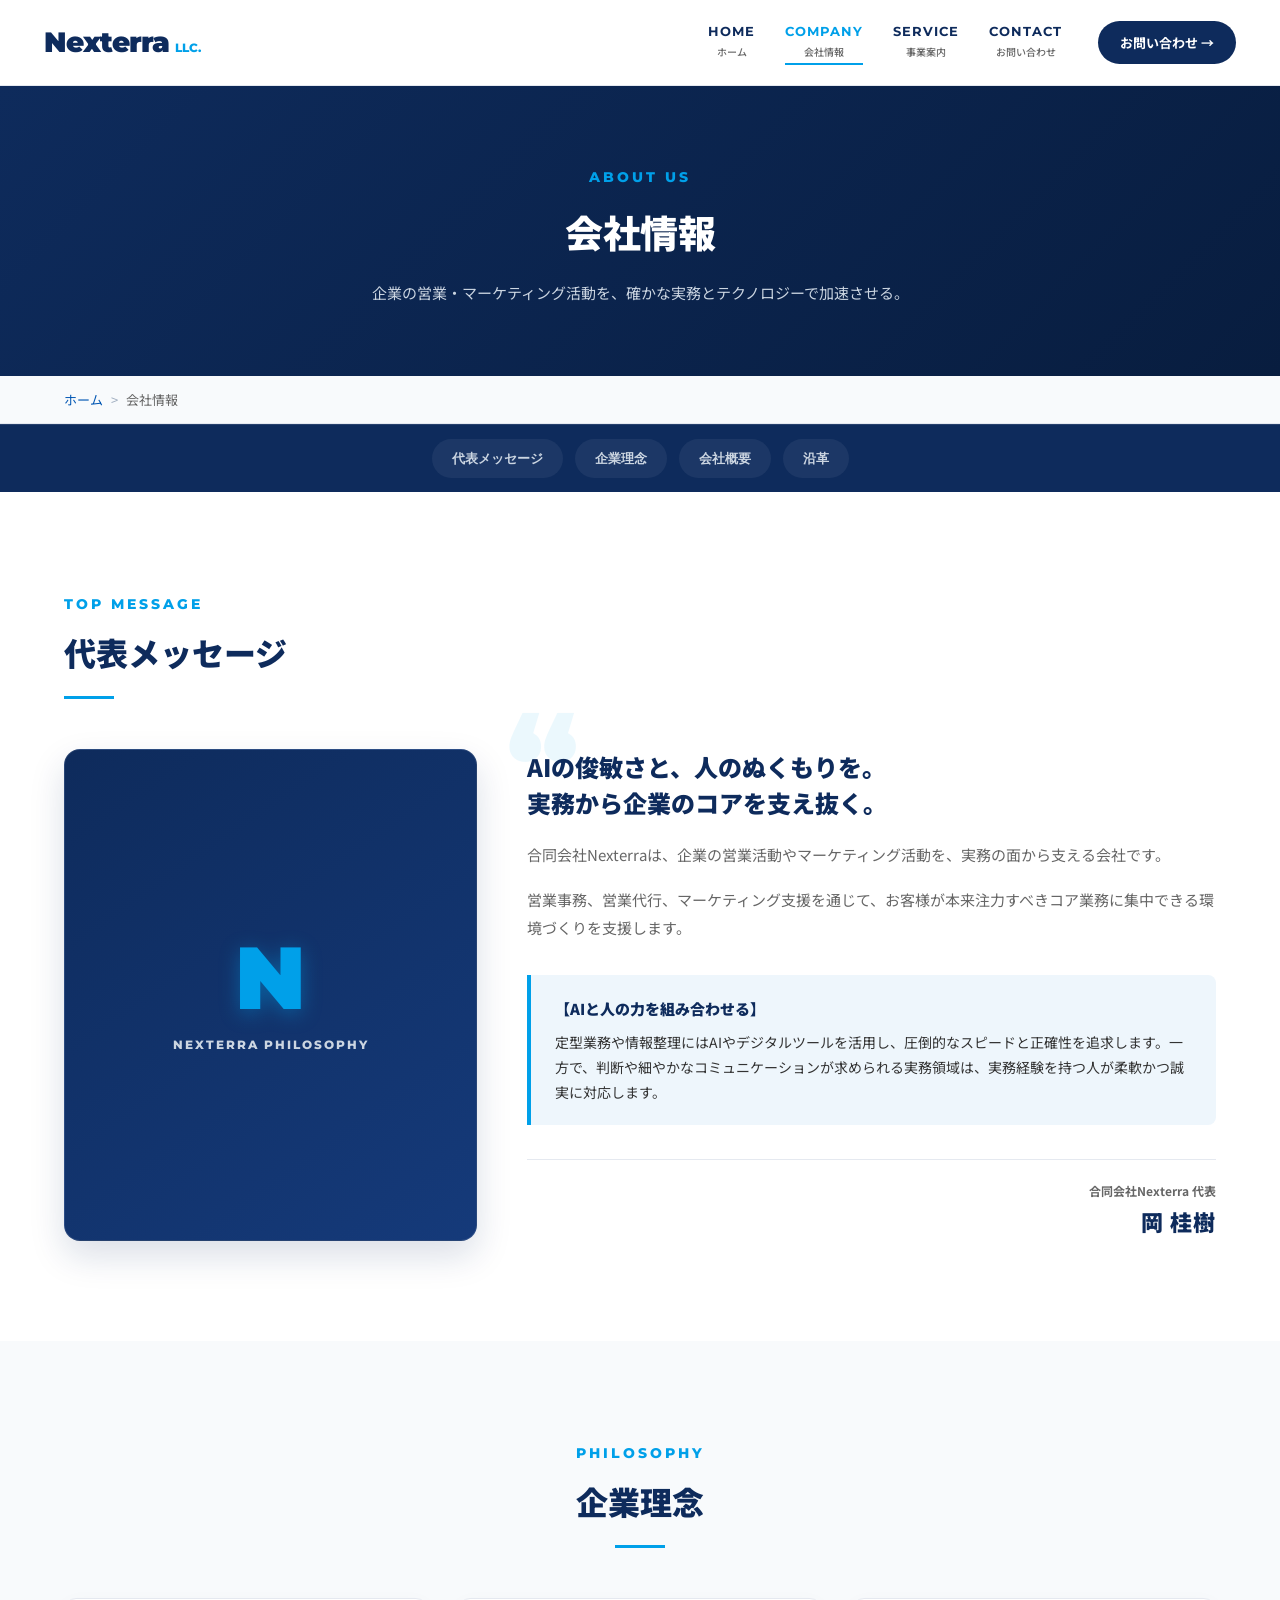
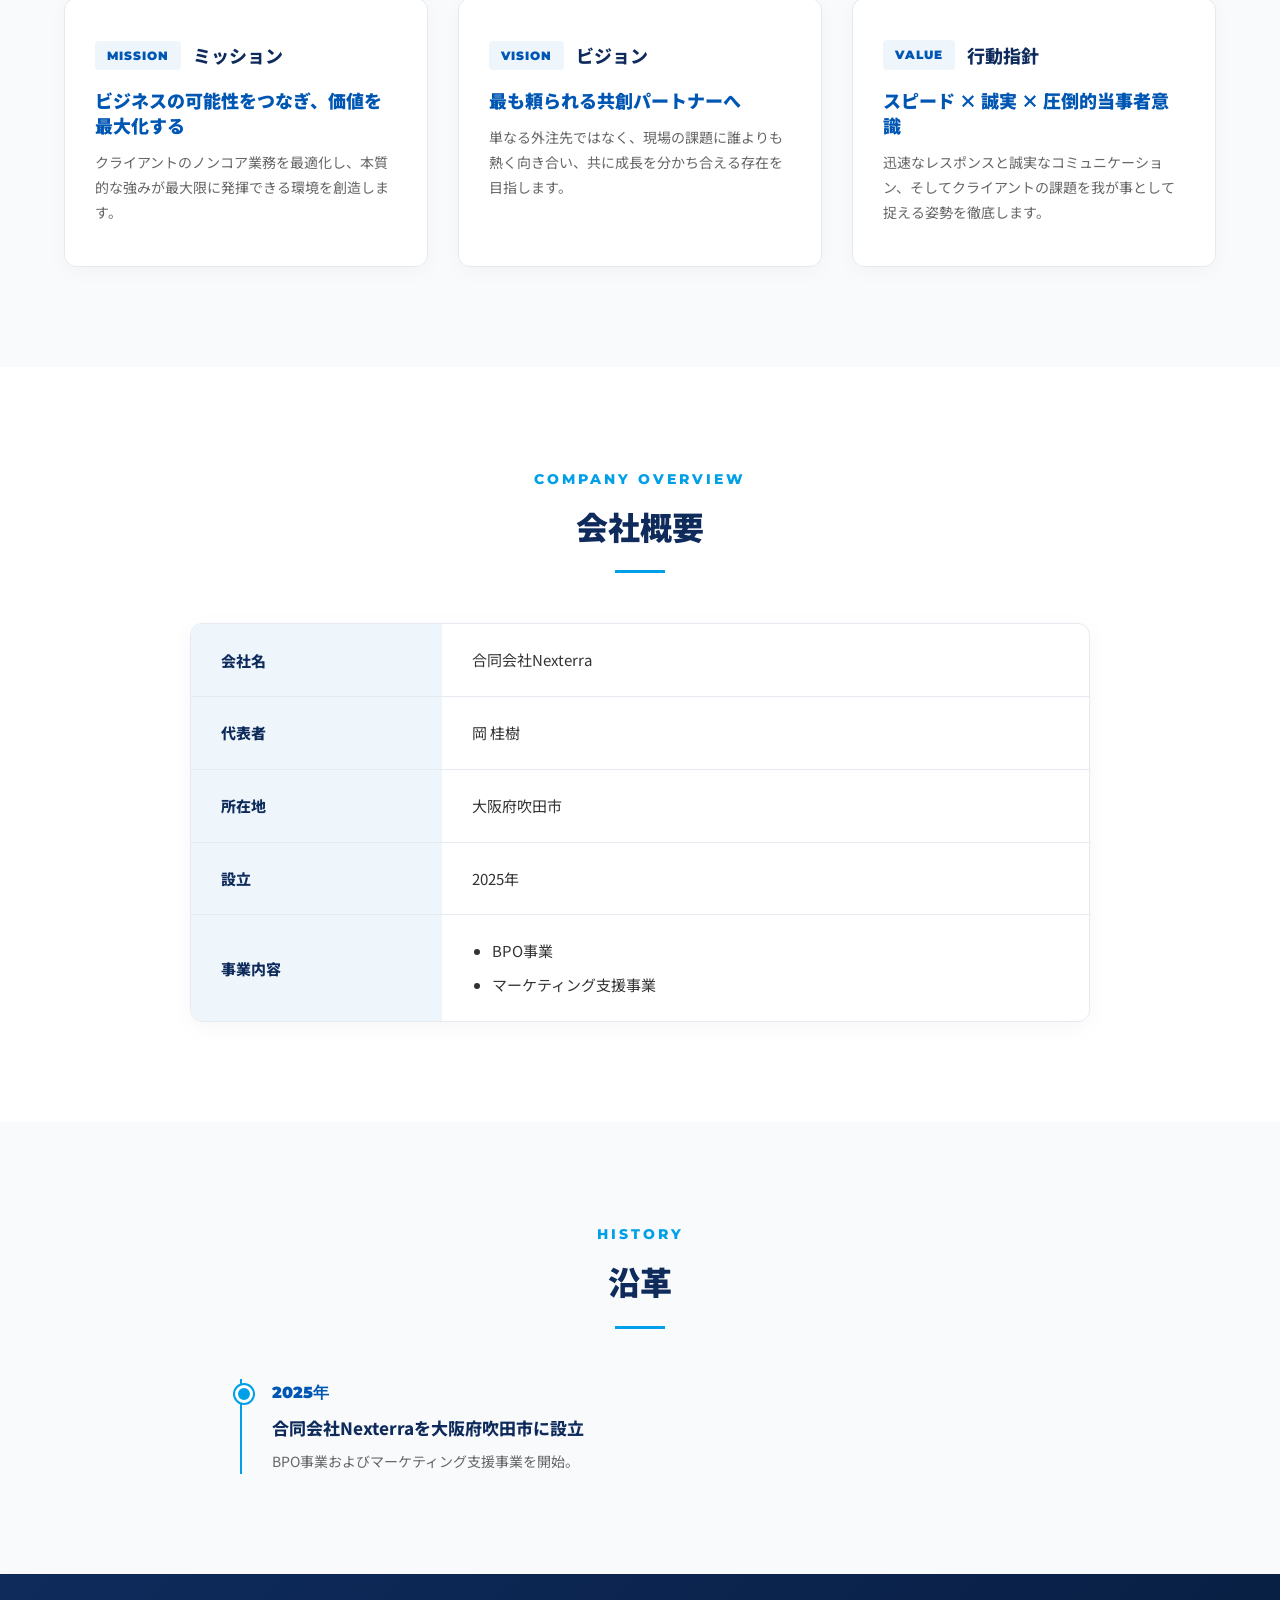
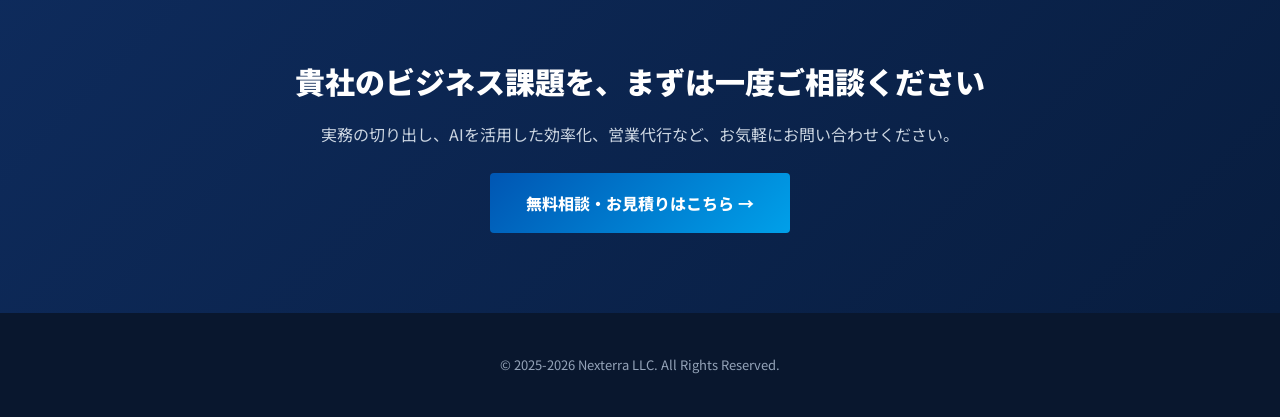
<file: aboutus/index.html>
<!DOCTYPE html>
<html lang="ja">
<head>
  <meta charset="UTF-8">
  <meta name="viewport" content="width=device-width, initial-scale=1.0">
  <title>会社情報 | 合同会社Nexterra</title>
  
  <link rel="stylesheet" href="https://unpkg.com/aos@next/dist/aos.css">
  <link rel="preconnect" href="https://fonts.googleapis.com">
  <link rel="preconnect" href="https://fonts.gstatic.com">
  <link href="https://fonts.googleapis.com/css2?family=Montserrat:ital,wght@0,700;0,800;0,900;1,800;1,900&family=Noto+Sans+JP:wght@400;500;700;900&display=swap" rel="stylesheet">

  <style>
    :root {
      --bridge-navy: #0e2b5c;
      --bridge-blue: #0056b3;
      --bridge-cyan: #00a0e9;
      --bridge-light-blue: #eef6fc;
      --text-color: #333333;
      --text-sub: #666666;
      --bg-gray: #f8fafc;
      --white: #ffffff;
      --border-color: #e5e9f0;
    }

    * { margin: 0; padding: 0; box-sizing: border-box; }
    html { scroll-behavior: smooth; font-family: 'Noto Sans JP', sans-serif; color: var(--text-color); line-height: 1.8; }
    body { padding-top: 85px; background-color: var(--white); overflow-x: hidden; }
    .container { max-width: 1200px; margin: 0 auto; padding: 0 24px; }

    /* ヘッダー */
    .header { position: fixed; top: 0; left: 0; width: 100%; background: rgba(255, 255, 255, 0.98); backdrop-filter: blur(10px); border-bottom: 1px solid var(--border-color); z-index: 1000; }
    .header-inner { display: flex; justify-content: space-between; align-items: center; height: 85px; max-width: 1240px; margin: 0 auto; padding: 0 24px; }
    .logo { text-decoration: none; display: flex; align-items: baseline; gap: 6px; }
    .logo-main { font-family: 'Montserrat', sans-serif; font-size: 28px; font-weight: 900; color: var(--bridge-navy); letter-spacing: -1px; }
    .logo-sub { font-family: 'Montserrat', sans-serif; font-size: 12px; font-weight: 800; color: var(--bridge-cyan); }
    .nav { display: flex; align-items: center; gap: 36px; }
    .nav-list { display: flex; list-style: none; gap: 30px; }
    .nav-list a { text-decoration: none; display: flex; flex-direction: column; align-items: center; position: relative; padding-bottom: 4px; }
    .nav-list a .en { font-family: 'Montserrat', sans-serif; font-size: 13px; font-weight: 700; color: var(--bridge-navy); letter-spacing: 1px; }
    .nav-list a .jp { font-size: 10px; color: var(--text-sub); font-weight: 500; }
    .nav-list a::after { content: ''; position: absolute; bottom: 0; left: 50%; width: 0; height: 2px; background: var(--bridge-cyan); transition: all 0.3s ease; transform: translateX(-50%); }
    .nav-list a:hover::after, .nav-list a.current::after { width: 100%; }
    .nav-list a:hover .en, .nav-list a.current .en { color: var(--bridge-cyan); }
    .btn-header-contact { background: var(--bridge-navy); color: var(--white); padding: 10px 22px; font-size: 13px; border-radius: 30px; text-decoration: none; font-weight: 700; transition: 0.3s; }
    .btn-header-contact:hover { background: var(--bridge-cyan); }

    /* ハンバーガーボタン */
    .hamburger { display: none; background: none; border: none; cursor: pointer; flex-direction: column; gap: 6px; z-index: 1100; }
    .hamburger span { width: 28px; height: 2px; background: var(--bridge-navy); transition: 0.3s; }

    /* ページヘッダー */
    .page-header { background: linear-gradient(135deg, var(--bridge-navy) 0%, #081d3f 100%); color: var(--white); padding: 80px 0 70px; text-align: center; }
    .page-sub { font-family: 'Montserrat', sans-serif; font-size: 14px; font-weight: 800; letter-spacing: 3px; color: var(--bridge-cyan); display: block; margin-bottom: 8px; }
    .page-header h1 { font-size: 38px; font-weight: 900; letter-spacing: -0.5px; margin-bottom: 12px; }
    .page-header p { color: #cbd5e1; font-size: 15px; }

    /* パンくず */
    .breadcrumb-bar { background: var(--bg-gray); border-bottom: 1px solid var(--border-color); padding: 12px 0; }
    .breadcrumb-list { display: flex; list-style: none; gap: 8px; font-size: 13px; color: var(--text-sub); }
    .breadcrumb-list a { color: var(--bridge-blue); text-decoration: none; }
    .breadcrumb-list li::after { content: '>'; margin-left: 8px; color: #a0aec0; }
    .breadcrumb-list li:last-child::after { display: none; }

    /* アンカーバー */
    .service-anchor-nav { background: var(--bridge-navy); position: sticky; top: 85px; z-index: 900; border-top: 1px solid rgba(255,255,255,0.1); }
    .anchor-list { display: flex; list-style: none; justify-content: center; gap: 12px; padding: 14px 0; flex-wrap: wrap; }
    .anchor-list a { color: #cbd5e1; text-decoration: none; font-family: 'Montserrat', sans-serif; font-size: 13px; font-weight: 700; padding: 8px 20px; border-radius: 20px; background: rgba(255,255,255,0.06); transition: 0.2s; display: inline-block; }
    .anchor-list a:hover { background: var(--bridge-cyan); color: var(--white); }

    /* セクション共通 */
    .section { padding: 100px 0; }
    .section-title-wrap { margin-bottom: 50px; }
    .section-title-wrap.text-center { text-align: center; }
    .title-en { font-family: 'Montserrat', sans-serif; font-size: 14px; font-weight: 800; letter-spacing: 3px; color: var(--bridge-cyan); display: block; margin-bottom: 6px; }
    .title-jp { font-size: 32px; font-weight: 900; color: var(--bridge-navy); }
    .title-line { width: 50px; height: 3px; background: var(--bridge-cyan); margin-top: 15px; }
    .title-line.center { margin: 15px auto 0; }

    /* 1. 代表メッセージ（写真なし・シンボルビジュアル仕様） */
    .about-message-section { background-color: #ffffff; }
    .message-layout { display: grid; grid-template-columns: 0.75fr 1.25fr; gap: 50px; align-items: stretch; }
    
    .message-symbol-box {
      background: linear-gradient(145deg, var(--bridge-navy) 0%, #153a7a 100%);
      border-radius: 16px;
      display: flex;
      flex-direction: column;
      align-items: center;
      justify-content: center;
      padding: 50px 30px;
      box-shadow: 0 15px 35px rgba(14, 43, 92, 0.15);
      border: 1px solid rgba(255,255,255,0.1);
      text-align: center;
    }
    .message-symbol-icon {
      font-family: 'Montserrat', sans-serif;
      font-size: 88px;
      font-weight: 900;
      color: var(--bridge-cyan);
      line-height: 1;
      margin-bottom: 12px;
      text-shadow: 0 4px 20px rgba(0, 160, 233, 0.4);
    }
    .message-symbol-tag {
      font-family: 'Montserrat', sans-serif;
      font-size: 12px;
      font-weight: 800;
      letter-spacing: 2px;
      color: #cbd5e1;
      text-transform: uppercase;
    }

    .message-content { position: relative; display: flex; flex-direction: column; justify-content: center; }
    .quote-mark { font-family: 'Montserrat', sans-serif; font-size: 120px; line-height: 1; font-weight: 900; color: rgba(0, 160, 233, 0.08); position: absolute; top: -50px; left: -20px; z-index: 1; pointer-events: none; }
    .message-lead { font-size: 24px; font-weight: 900; color: var(--bridge-navy); line-height: 1.5; margin-bottom: 20px; position: relative; z-index: 2; }
    .message-content p { font-size: 15px; color: var(--text-sub); line-height: 1.9; margin-bottom: 16px; position: relative; z-index: 2; }
    
    .message-concept-box {
      background: var(--bridge-light-blue);
      border-left: 4px solid var(--bridge-cyan);
      border-radius: 0 8px 8px 0;
      padding: 20px 24px;
      margin: 16px 0 24px;
      position: relative;
      z-index: 2;
    }
    .message-concept-box h4 {
      font-size: 15px;
      font-weight: 900;
      color: var(--bridge-navy);
      margin-bottom: 8px;
    }
    .message-concept-box p {
      font-size: 14px;
      color: var(--text-color);
      margin-bottom: 0;
      line-height: 1.8;
    }

    .message-signature-block {
      border-top: 1px solid var(--border-color);
      padding-top: 20px;
      margin-top: 10px;
      text-align: right;
      position: relative;
      z-index: 2;
    }
    .message-signature-block .post {
      font-size: 12px;
      color: var(--text-sub);
      font-weight: 700;
      display: block;
    }
    .message-signature-block .name {
      font-size: 22px;
      font-weight: 900;
      color: var(--bridge-navy);
      letter-spacing: 1px;
      margin-top: 2px;
    }

    /* 2. 企業理念 */
    .about-philosophy-section { background-color: var(--bg-gray); }
    .philosophy-cards-grid { display: grid; grid-template-columns: repeat(auto-fit, minmax(320px, 1fr)); gap: 30px; }
    .philo-card { background: var(--white); border: 1px solid var(--border-color); border-radius: 12px; padding: 40px 30px; box-shadow: 0 5px 20px rgba(0,0,0,0.03); }
    .philo-header { display: flex; align-items: center; gap: 12px; margin-bottom: 16px; }
    .philo-badge { font-family: 'Montserrat', sans-serif; font-size: 12px; font-weight: 900; color: var(--bridge-blue); background: var(--bridge-light-blue); padding: 4px 12px; border-radius: 4px; letter-spacing: 1px; }
    .philo-header h3 { font-size: 18px; font-weight: 800; color: var(--bridge-navy); }
    .philo-card h4 { font-size: 18px; font-weight: 900; color: var(--bridge-blue); margin-bottom: 12px; line-height: 1.4; }
    .philo-card p { font-size: 14px; color: var(--text-sub); line-height: 1.8; }

    /* 3. 会社概要テーブル */
    .about-overview-section { background-color: #ffffff; }
    .bridge-overview-card { max-width: 900px; margin: 0 auto; border: 1px solid var(--border-color); border-radius: 12px; overflow: hidden; box-shadow: 0 5px 25px rgba(0, 0, 0, 0.04); }
    .bridge-table { width: 100%; border-collapse: collapse; }
    .bridge-table th, .bridge-table td { padding: 22px 30px; border-bottom: 1px solid var(--border-color); text-align: left; font-size: 15px; }
    .bridge-table tr:last-child th, .bridge-table tr:last-child td { border-bottom: none; }
    .bridge-table th { width: 28%; background: var(--bridge-light-blue); color: var(--bridge-navy); font-weight: 800; }
    .bridge-table td { color: var(--text-color); line-height: 1.85; }

    .business-items-list {
      list-style: disc;
      padding-left: 20px;
      display: flex;
      flex-direction: column;
      gap: 6px;
    }

    /* 4. 沿革 */
    .about-history-section { background-color: var(--bg-gray); }
    .history-timeline { max-width: 800px; margin: 0 auto; position: relative; padding-left: 30px; border-left: 2px solid var(--bridge-cyan); }
    .timeline-item { position: relative; margin-bottom: 0; }
    .timeline-item::before { content: ''; position: absolute; left: -37px; top: 6px; width: 12px; height: 12px; border-radius: 50%; background: var(--bridge-cyan); border: 3px solid var(--white); box-shadow: 0 0 0 2px var(--bridge-cyan); }
    .timeline-year { font-family: 'Montserrat', sans-serif; font-size: 16px; font-weight: 900; color: var(--bridge-blue); margin-bottom: 6px; }
    .timeline-content h4 { font-size: 17px; font-weight: 800; color: var(--bridge-navy); margin-bottom: 6px; }
    .timeline-content p { font-size: 14px; color: var(--text-sub); line-height: 1.7; }

    /* CTA & フッター */
    .cta-banner { background: linear-gradient(135deg, var(--bridge-navy) 0%, #081d3f 100%); color: var(--white); padding: 80px 0; text-align: center; }
    .cta-banner h2 { font-size: 30px; font-weight: 900; margin-bottom: 12px; }
    .cta-banner p { color: #cbd5e1; margin-bottom: 24px; }
    .btn-cta { display: inline-block; background: linear-gradient(135deg, var(--bridge-blue) 0%, var(--bridge-cyan) 100%); color: var(--white); padding: 16px 36px; border-radius: 4px; text-decoration: none; font-weight: 800; }
    .footer { background: #09172e; color: #94a3b8; padding: 40px 0; text-align: center; font-size: 13px; }

    /* スマホ対応 */
    @media (max-width: 860px) {
      .hamburger { display: flex; }
      .nav {
        position: absolute;
        top: 85px;
        left: -100%;
        width: 100%;
        height: calc(100vh - 85px);
        background: var(--white);
        flex-direction: column;
        padding: 40px 24px;
        transition: 0.3s;
        border-top: 1px solid var(--border-color);
      }
      .nav.active { left: 0; }
      .nav-list { flex-direction: column; text-align: center; gap: 24px; }

      .message-layout { grid-template-columns: 1fr; gap: 30px; }
      .message-symbol-box { padding: 36px 20px; }
      .bridge-overview-card th, .bridge-overview-card td { display: block; width: 100%; }
      .bridge-overview-card th { padding-bottom: 6px; border-bottom: none; }
      .service-anchor-nav { display: none; }
    }
  </style>
</head>
<body>

  <!-- ヘッダー -->
  <header class="header">
    <div class="header-inner">
      <a href="../index.html" class="logo">
        <span class="logo-main">Nexterra</span>
        <span class="logo-sub">LLC.</span>
      </a>
      <nav class="nav" id="nav">
        <ul class="nav-list">
          <li><a href="../index.html"><span class="en">HOME</span><span class="jp">ホーム</span></a></li>
          <li><a href="./" class="current"><span class="en">COMPANY</span><span class="jp">会社情報</span></a></li>
          <li><a href="../business/"><span class="en">SERVICE</span><span class="jp">事業案内</span></a></li>
          <li><a href="../contact/"><span class="en">CONTACT</span><span class="jp">お問い合わせ</span></a></li>
        </ul>
        <a href="../contact/" class="btn-header-contact">お問い合わせ &rarr;</a>
      </nav>
      <!-- ハンバーガーボタン -->
      <button class="hamburger" id="hamburger" aria-label="メニュー">
        <span></span>
        <span></span>
        <span></span>
      </button>
    </div>
  </header>

  <!-- ページヘッダー -->
  <div class="page-header">
    <div class="container">
      <span class="page-sub">ABOUT US</span>
      <h1>会社情報</h1>
      <p>企業の営業・マーケティング活動を、確かな実務とテクノロジーで加速させる。</p>
    </div>
  </div>

  <!-- パンくずリスト -->
  <div class="breadcrumb-bar">
    <div class="container">
      <ul class="breadcrumb-list">
        <li><a href="../index.html">ホーム</a></li>
        <li>会社情報</li>
      </ul>
    </div>
  </div>

  <!-- アンカーナビゲーション -->
  <div class="service-anchor-nav">
    <div class="container">
      <ul class="anchor-list">
        <li><a href="#message">代表メッセージ</a></li>
        <li><a href="#philosophy">企業理念</a></li>
        <li><a href="#overview">会社概要</a></li>
        <li><a href="#history">沿革</a></li>
      </ul>
    </div>
  </div>

  <!-- 1. 代表メッセージ -->
  <section class="section about-message-section" id="message">
    <div class="container">
      <div class="section-title-wrap" data-aos="fade-up">
        <span class="title-en">TOP MESSAGE</span>
        <h2 class="title-jp">代表メッセージ</h2>
        <div class="title-line"></div>
      </div>

      <div class="message-layout" data-aos="fade-up" data-aos-delay="100">
        <!-- シンボルビジュアル -->
        <div class="message-symbol-box">
          <span class="message-symbol-icon">N</span>
          <span class="message-symbol-tag">Nexterra Philosophy</span>
        </div>

        <div class="message-content">
          <div class="quote-mark">“</div>
          <h3 class="message-lead">
            AIの俊敏さと、人のぬくもりを。<br>
            実務から企業のコアを支え抜く。
          </h3>
          <p>
            合同会社Nexterraは、企業の営業活動やマーケティング活動を、実務の面から支える会社です。
          </p>
          <p>
            営業事務、営業代行、マーケティング支援を通じて、お客様が本来注力すべきコア業務に集中できる環境づくりを支援します。
          </p>

          <div class="message-concept-box">
            <h4>【AIと人の力を組み合わせる】</h4>
            <p>
              定型業務や情報整理にはAIやデジタルツールを活用し、圧倒的なスピードと正確性を追求します。一方で、判断や細やかなコミュニケーションが求められる実務領域は、実務経験を持つ人が柔軟かつ誠実に対応します。
            </p>
          </div>

          <div class="message-signature-block">
            <span class="post">合同会社Nexterra 代表</span>
            <span class="name">岡 桂樹</span>
          </div>
        </div>
      </div>
    </div>
  </section>

  <!-- 2. 企業理念 -->
  <section class="section about-philosophy-section" id="philosophy">
    <div class="container">
      <div class="section-title-wrap text-center" data-aos="fade-up">
        <span class="title-en">PHILOSOPHY</span>
        <h2 class="title-jp">企業理念</h2>
        <div class="title-line center"></div>
      </div>

      <div class="philosophy-cards-grid">
        <div class="philo-card" data-aos="fade-up" data-aos-delay="100">
          <div class="philo-header">
            <span class="philo-badge">MISSION</span>
            <h3>ミッション</h3>
          </div>
          <h4>ビジネスの可能性をつなぎ、価値を最大化する</h4>
          <p>クライアントのノンコア業務を最適化し、本質的な強みが最大限に発揮できる環境を創造します。</p>
        </div>

        <div class="philo-card" data-aos="fade-up" data-aos-delay="200">
          <div class="philo-header">
            <span class="philo-badge">VISION</span>
            <h3>ビジョン</h3>
          </div>
          <h4>最も頼られる共創パートナーへ</h4>
          <p>単なる外注先ではなく、現場の課題に誰よりも熱く向き合い、共に成長を分かち合える存在を目指します。</p>
        </div>

        <div class="philo-card" data-aos="fade-up" data-aos-delay="300">
          <div class="philo-header">
            <span class="philo-badge">VALUE</span>
            <h3>行動指針</h3>
          </div>
          <h4>スピード × 誠実 × 圧倒的当事者意識</h4>
          <p>迅速なレスポンスと誠実なコミュニケーション、そしてクライアントの課題を我が事として捉える姿勢を徹底します。</p>
        </div>
      </div>
    </div>
  </section>

  <!-- 3. 会社概要テーブル -->
  <section class="section about-overview-section" id="overview">
    <div class="container">
      <div class="section-title-wrap text-center" data-aos="fade-up">
        <span class="title-en">COMPANY OVERVIEW</span>
        <h2 class="title-jp">会社概要</h2>
        <div class="title-line center"></div>
      </div>

      <div class="bridge-overview-card" data-aos="fade-up" data-aos-delay="100">
        <table class="bridge-table">
          <tr>
            <th>会社名</th>
            <td>合同会社Nexterra</td>
          </tr>
          <tr>
            <th>代表者</th>
            <td>岡 桂樹</td>
          </tr>
          <tr>
            <th>所在地</th>
            <td>大阪府吹田市</td>
          </tr>
          <tr>
            <th>設立</th>
            <td>2025年</td>
          </tr>
          <tr>
            <th>事業内容</th>
            <td>
              <ul class="business-items-list">
                <li>BPO事業</li>
                <li>マーケティング支援事業</li>
              </ul>
            </td>
          </tr>
        </table>
      </div>
    </div>
  </section>

  <!-- 4. 沿革（★ご指定の1項目のみに整理） -->
  <section class="section about-history-section" id="history">
    <div class="container">
      <div class="section-title-wrap text-center" data-aos="fade-up">
        <span class="title-en">HISTORY</span>
        <h2 class="title-jp">沿革</h2>
        <div class="title-line center"></div>
      </div>

      <div class="history-timeline" data-aos="fade-up" data-aos-delay="100">
        <div class="timeline-item">
          <div class="timeline-year">2025年</div>
          <div class="timeline-content">
            <h4>合同会社Nexterraを大阪府吹田市に設立</h4>
            <p>BPO事業およびマーケティング支援事業を開始。</p>
          </div>
        </div>
      </div>
    </div>
  </section>

  <!-- CTA -->
  <section class="cta-banner">
    <div class="container">
      <h2>貴社のビジネス課題を、まずは一度ご相談ください</h2>
      <p>実務の切り出し、AIを活用した効率化、営業代行など、お気軽にお問い合わせください。</p>
      <a href="../contact/" class="btn-cta">無料相談・お見積りはこちら &rarr;</a>
    </div>
  </section>

  <!-- フッター -->
  <footer class="footer">
    <div class="container">
      <p>&copy; 2025-2026 Nexterra LLC. All Rights Reserved.</p>
    </div>
  </footer>

  <script src="https://unpkg.com/aos@next/dist/aos.js"></script>
  <script>
    AOS.init({ duration: 800, once: true });

    // ハンバーガー開閉スクリプト
    const hamburger = document.getElementById('hamburger');
    const nav = document.getElementById('nav');
    if (hamburger && nav) {
      hamburger.addEventListener('click', () => {
        nav.classList.toggle('active');
      });
      document.querySelectorAll('.nav-list a, .btn-header-contact').forEach(link => {
        link.addEventListener('click', () => {
          nav.classList.remove('active');
        });
      });
    }
  </script>
</body>
</html>
</file>
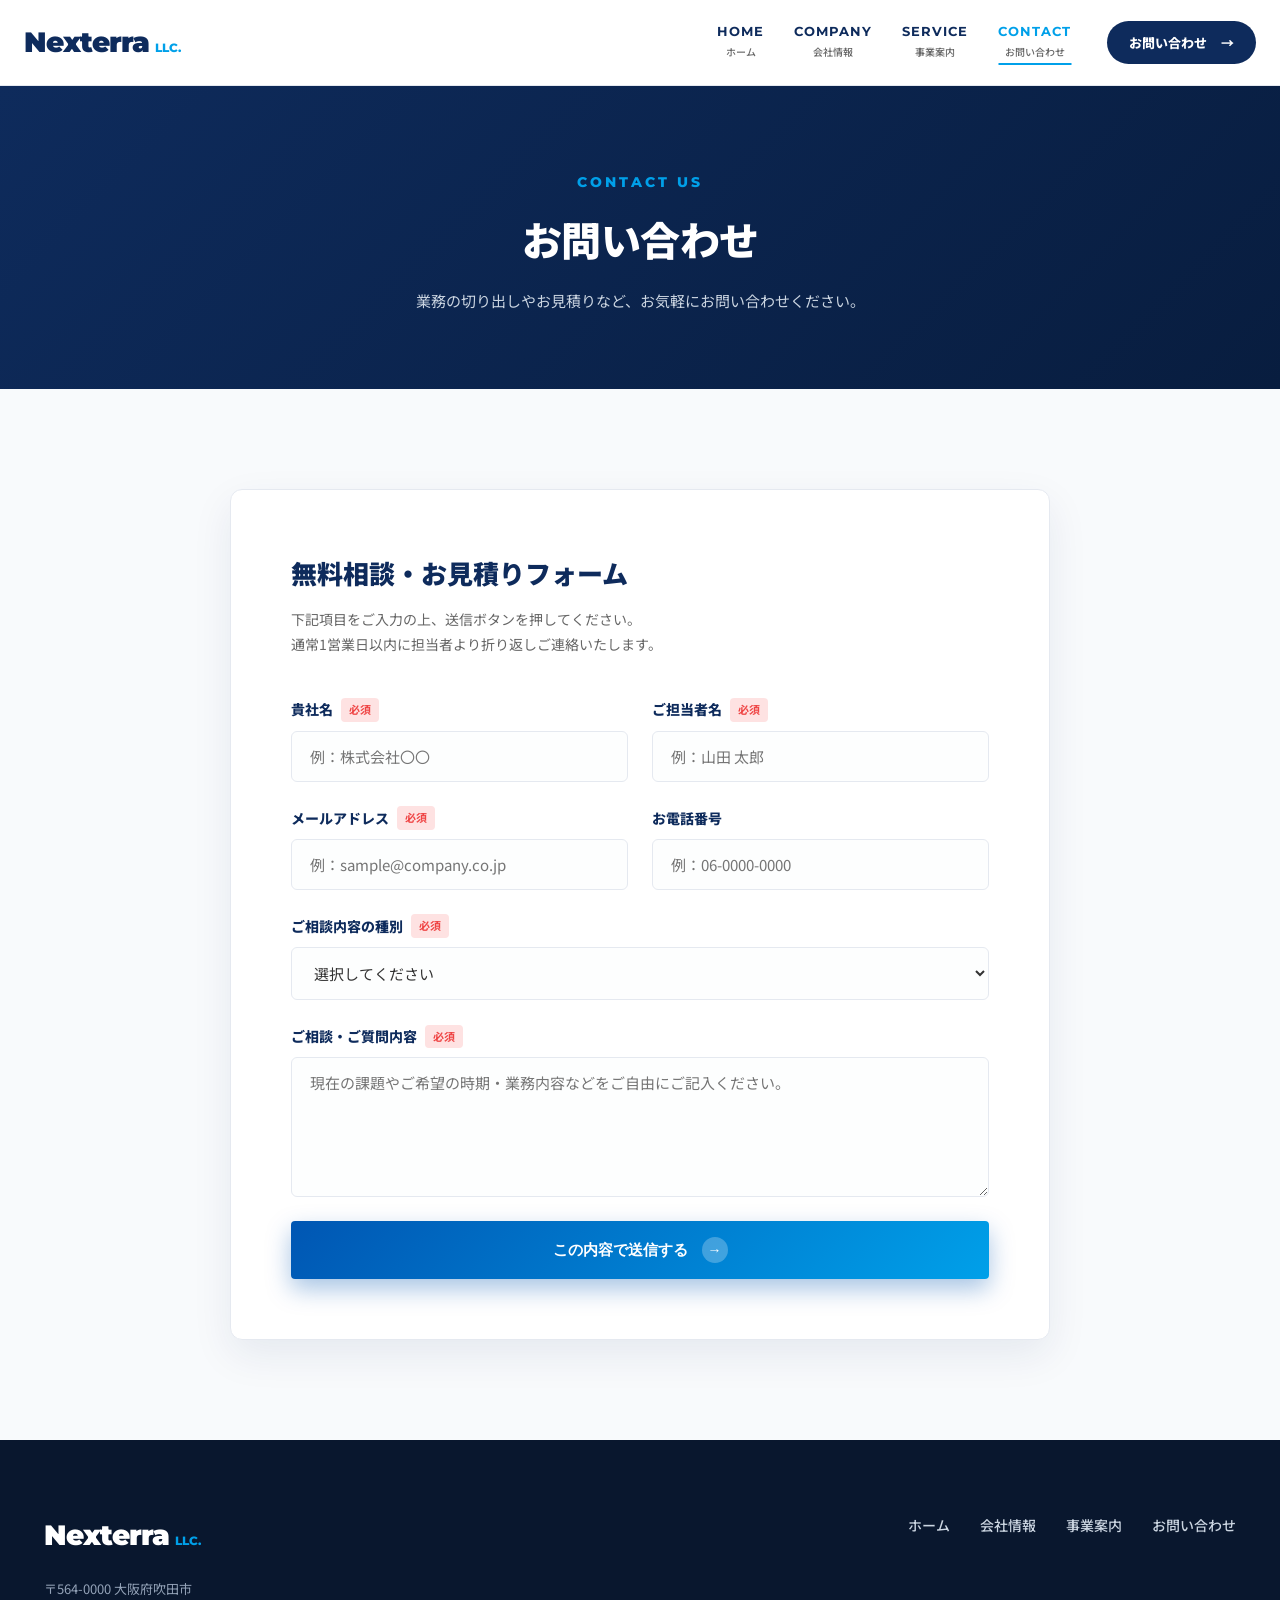
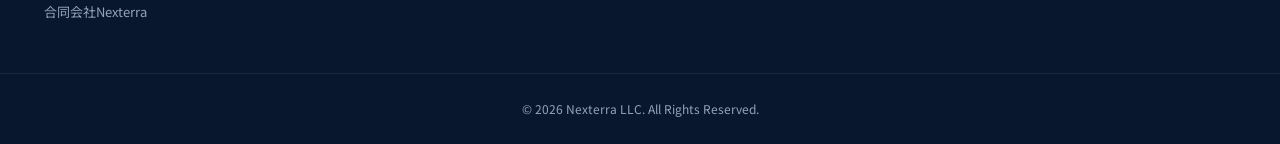
<file: contact/index.html>
<!DOCTYPE html>
<html lang="ja">
<head>
  <meta charset="UTF-8">
  <meta name="viewport" content="width=device-width, initial-scale=1.0">
  <title>お問い合わせ | 合同会社Nexterra</title>
  <link rel="stylesheet" href="https://unpkg.com/aos@next/dist/aos.css">
  <link rel="stylesheet" href="../css/common.css">
  
  <style>
    .contact-page-section {
      background-color: var(--bg-gray);
      padding: 100px 0;
    }
    .contact-card {
      max-width: 820px;
      margin: 0 auto;
      background: var(--white);
      padding: 60px;
      border-radius: 12px;
      border: 1px solid var(--border-color);
      box-shadow: 0 15px 40px rgba(14, 43, 92, 0.08);
    }
    .contact-card-header {
      margin-bottom: 40px;
    }
    .contact-card-header h2 {
      font-size: 26px;
      color: var(--bridge-navy);
      font-weight: 900;
      margin-bottom: 10px;
    }
    .contact-card-header p {
      color: var(--text-sub);
      font-size: 14px;
      line-height: 1.8;
    }
    .contact-form {
      display: flex;
      flex-direction: column;
      gap: 24px;
    }
    .form-row {
      display: grid;
      grid-template-columns: 1fr 1fr;
      gap: 24px;
    }
    .form-group {
      display: flex;
      flex-direction: column;
    }
    .form-group label {
      font-size: 14px;
      font-weight: 800;
      color: var(--bridge-navy);
      margin-bottom: 8px;
      display: flex;
      align-items: center;
    }
    .badge-req {
      background: #fee2e2;
      color: #ef4444;
      font-size: 11px;
      padding: 2px 8px;
      border-radius: 4px;
      margin-left: 8px;
      font-weight: 700;
    }
    .form-group input,
    .form-group select,
    .form-group textarea {
      width: 100%;
      padding: 14px 18px;
      border: 1px solid var(--border-color);
      border-radius: 6px;
      font-size: 15px;
      font-family: inherit;
      transition: all 0.3s ease;
      background: #fdfefe;
      color: var(--text-color);
    }
    .form-group input:focus,
    .form-group select:focus,
    .form-group textarea:focus {
      outline: none;
      border-color: var(--bridge-cyan);
      box-shadow: 0 0 0 4px rgba(0, 160, 233, 0.15);
      background: var(--white);
    }
    .form-group textarea {
      resize: vertical;
      min-height: 140px;
    }
    @media (max-width: 860px) {
      .contact-card { padding: 30px 20px; }
      .form-row { grid-template-columns: 1fr; gap: 24px; }
    }
  </style>
  
  <link rel="preconnect" href="https://fonts.googleapis.com">
  <link rel="preconnect" href="https://fonts.gstatic.com">
  <link href="https://fonts.googleapis.com/css2?family=Montserrat:ital,wght@0,700;0,800;0,900;1,800;1,900&family=Noto+Sans+JP:wght@400;500;700;900&display=swap" rel="stylesheet">
</head>
<body>

  <!-- ヘッダー -->
  <header class="header" id="header">
    <div class="header-inner">
      <a href="../index.html" class="logo">
        <span class="logo-main">Nexterra</span>
        <span class="logo-sub">LLC.</span>
      </a>
      <nav class="nav" id="nav">
        <ul class="nav-list">
          <li><a href="../index.html"><span class="en">HOME</span><span class="jp">ホーム</span></a></li>
          <li><a href="../aboutus/"><span class="en">COMPANY</span><span class="jp">会社情報</span></a></li>
          <li><a href="../business/"><span class="en">SERVICE</span><span class="jp">事業案内</span></a></li>
          <li><a href="./" class="current"><span class="en">CONTACT</span><span class="jp">お問い合わせ</span></a></li>
        </ul>
        <a href="./" class="btn btn-header-contact">
          <span class="btn-text">お問い合わせ</span>
          <span class="arrow">&rarr;</span>
        </a>
      </nav>
      <button class="hamburger" id="hamburger" aria-label="メニュー">
        <span></span>
        <span></span>
        <span></span>
      </button>
    </div>
  </header>

  <!-- ページヘッダー -->
  <div class="page-header">
    <div class="container">
      <span class="page-sub">CONTACT US</span>
      <h1>お問い合わせ</h1>
      <p>業務の切り出しやお見積りなど、お気軽にお問い合わせください。</p>
    </div>
  </div>

  <!-- フォームセクション -->
  <section class="section contact-page-section">
    <div class="container">
      <div class="contact-card" data-aos="fade-up">
        <div class="contact-card-header text-center">
          <h2>無料相談・お見積りフォーム</h2>
          <p>下記項目をご入力の上、送信ボタンを押してください。<br>通常1営業日以内に担当者より折り返しご連絡いたします。</p>
        </div>

        <form class="contact-form" id="nexterraForm">
          <div class="form-row">
            <div class="form-group">
              <label for="company_name">貴社名 <span class="badge-req">必須</span></label>
              <input type="text" id="company_name" required placeholder="例：株式会社〇〇">
            </div>
            <div class="form-group">
              <label for="user_name">ご担当者名 <span class="badge-req">必須</span></label>
              <input type="text" id="user_name" required placeholder="例：山田 太郎">
            </div>
          </div>

          <div class="form-row">
            <div class="form-group">
              <label for="email">メールアドレス <span class="badge-req">必須</span></label>
              <input type="email" id="email" required placeholder="例：sample@company.co.jp">
            </div>
            <div class="form-group">
              <label for="phone">お電話番号</label>
              <input type="tel" id="phone" placeholder="例：06-0000-0000">
            </div>
          </div>

          <div class="form-group">
            <label for="service_type">ご相談内容の種別 <span class="badge-req">必須</span></label>
            <select id="service_type" required>
              <option value="">選択してください</option>
              <option value="bpo">BPO・営業事務代行について</option>
              <option value="sales">営業代行・セールス支援について</option>
              <option value="marketing">Webマーケティング・LP制作について</option>
              <option value="other">その他・総合的なご相談</option>
            </select>
          </div>

          <div class="form-group">
            <label for="message">ご相談・ご質問内容 <span class="badge-req">必須</span></label>
            <textarea id="message" rows="5" required placeholder="現在の課題やご希望の時期・業務内容などをご自由にご記入ください。"></textarea>
          </div>

          <button type="submit" class="btn btn-bridge-main btn-block">
            <span>この内容で送信する</span>
            <span class="btn-circle">&rarr;</span>
          </button>
        </form>
      </div>
    </div>
  </section>

  <!-- フッター -->
  <footer class="footer">
    <div class="container footer-inner">
      <div class="footer-left">
        <a href="../index.html" class="footer-logo">
          <span class="logo-main">Nexterra</span>
          <span class="logo-sub">LLC.</span>
        </a>
        <p class="footer-address">〒564-0000 大阪府吹田市<br>合同会社Nexterra</p>
      </div>
      <div class="footer-nav">
        <ul>
          <li><a href="../index.html">ホーム</a></li>
          <li><a href="../aboutus/">会社情報</a></li>
          <li><a href="../business/">事業案内</a></li>
          <li><a href="./">お問い合わせ</a></li>
        </ul>
      </div>
    </div>
    <div class="footer-bottom">
      <div class="container">
        <p>&copy; 2026 Nexterra LLC. All Rights Reserved.</p>
      </div>
    </div>
  </footer>

  <script src="https://unpkg.com/aos@next/dist/aos.js"></script>
  <script src="../js/common.js"></script>
</body>
</html>
</file>
<file: css/common.css>
:root {
  --bridge-navy: #0e2b5c;
  --bridge-blue: #0056b3;
  --bridge-cyan: #00a0e9;
  --bridge-light-blue: #eef6fc;
  --text-color: #333333;
  --text-sub: #666666;
  --bg-gray: #f8fafc;
  --white: #ffffff;
  --border-color: #e5e9f0;
}

* {
  margin: 0;
  padding: 0;
  box-sizing: border-box;
}

html {
  scroll-behavior: smooth;
  font-family: 'Noto Sans JP', sans-serif;
  color: var(--text-color);
  line-height: 1.8;
}

body {
  padding-top: 85px;
  background-color: var(--white);
  overflow-x: hidden;
}

.container {
  max-width: 1240px;
  margin: 0 auto;
  padding: 0 24px;
}

/* タイトル共通装飾 */
.section-title-wrap {
  margin-bottom: 50px;
}

.section-title-wrap.text-center {
  text-align: center;
}

.title-en {
  font-family: 'Montserrat', sans-serif;
  font-size: 14px;
  font-weight: 800;
  letter-spacing: 3px;
  color: var(--bridge-cyan);
  display: block;
  margin-bottom: 6px;
}

.title-jp {
  font-size: 34px;
  font-weight: 900;
  color: var(--bridge-navy);
  letter-spacing: -0.5px;
}

.title-sub {
  color: var(--text-sub);
  font-size: 15px;
  margin-top: 8px;
}

.title-line {
  width: 50px;
  height: 3px;
  background: var(--bridge-cyan);
  margin-top: 15px;
}

.title-line.center {
  margin: 15px auto 0;
}

/* ボタン共通 */
.btn {
  display: inline-flex;
  align-items: center;
  justify-content: space-between;
  gap: 14px;
  padding: 16px 34px;
  font-weight: 800;
  font-size: 15px;
  text-decoration: none;
  border-radius: 4px;
  transition: all 0.35s cubic-bezier(0.25, 1, 0.5, 1);
  cursor: pointer;
  border: none;
}

.btn-circle {
  display: inline-flex;
  align-items: center;
  justify-content: center;
  width: 26px;
  height: 26px;
  border-radius: 50%;
  background: rgba(255, 255, 255, 0.25);
  font-size: 14px;
  transition: transform 0.3s;
}

.btn:hover .btn-circle {
  transform: translateX(6px);
}

.btn-bridge-main {
  background: linear-gradient(135deg, var(--bridge-blue) 0%, var(--bridge-cyan) 100%);
  color: var(--white);
  box-shadow: 0 10px 25px rgba(0, 86, 179, 0.35);
}

.btn-bridge-main:hover {
  transform: translateY(-3px);
  box-shadow: 0 15px 35px rgba(0, 86, 179, 0.5);
}

.btn-bridge-sub {
  background: var(--white);
  color: var(--bridge-navy);
  box-shadow: 0 5px 20px rgba(0, 0, 0, 0.08);
  border: 1.5px solid var(--bridge-navy);
}

.btn-bridge-sub:hover {
  background: var(--bridge-navy);
  color: var(--white);
  transform: translateY(-3px);
}

.btn-header-contact {
  background: var(--bridge-navy);
  color: var(--white);
  padding: 10px 22px;
  font-size: 13px;
  border-radius: 30px;
  transition: 0.3s;
}

.btn-header-contact:hover {
  background: var(--bridge-cyan);
  transform: translateY(-2px);
}

.btn-cta-main {
  background: linear-gradient(135deg, var(--bridge-blue) 0%, var(--bridge-cyan) 100%);
  color: var(--white);
  padding: 18px 36px;
  font-size: 16px;
  box-shadow: 0 4px 20px rgba(0, 160, 233, 0.4);
}

.btn-cta-main:hover {
  transform: translateY(-3px);
  box-shadow: 0 8px 30px rgba(0, 160, 233, 0.6);
}

.btn-block {
  width: 100%;
  justify-content: center;
}

/* ヘッダー */
.header {
  position: fixed;
  top: 0;
  left: 0;
  width: 100%;
  background: rgba(255, 255, 255, 0.98);
  backdrop-filter: blur(10px);
  border-bottom: 1px solid var(--border-color);
  z-index: 1000;
  transition: 0.3s;
}

.header-inner {
  display: flex;
  justify-content: space-between;
  align-items: center;
  height: 85px;
  max-width: 1280px;
  margin: 0 auto;
  padding: 0 24px;
}

.logo {
  text-decoration: none;
  display: flex;
  align-items: baseline;
  gap: 6px;
}

.logo-main {
  font-family: 'Montserrat', sans-serif;
  font-size: 28px;
  font-weight: 900;
  color: var(--bridge-navy);
  letter-spacing: -1px;
}

.logo-sub {
  font-family: 'Montserrat', sans-serif;
  font-size: 12px;
  font-weight: 800;
  color: var(--bridge-cyan);
}

.nav {
  display: flex;
  align-items: center;
  gap: 36px;
}

.nav-list {
  display: flex;
  list-style: none;
  gap: 30px;
}

.nav-list a {
  text-decoration: none;
  display: flex;
  flex-direction: column;
  align-items: center;
  position: relative;
  padding-bottom: 4px;
}

.nav-list a .en {
  font-family: 'Montserrat', sans-serif;
  font-size: 13px;
  font-weight: 700;
  color: var(--bridge-navy);
  letter-spacing: 1px;
  transition: 0.2s;
}

.nav-list a .jp {
  font-size: 10px;
  color: var(--text-sub);
  font-weight: 500;
}

.nav-list a::after {
  content: '';
  position: absolute;
  bottom: 0;
  left: 50%;
  width: 0;
  height: 2px;
  background: var(--bridge-cyan);
  transition: all 0.3s ease;
  transform: translateX(-50%);
}

.nav-list a:hover::after,
.nav-list a.current::after {
  width: 100%;
}

.nav-list a:hover .en,
.nav-list a.current .en {
  color: var(--bridge-cyan);
}

.hamburger {
  display: none;
  background: none;
  border: none;
  cursor: pointer;
  flex-direction: column;
  gap: 6px;
}

.hamburger span {
  width: 28px;
  height: 2px;
  background: var(--bridge-navy);
}

/* 下層ページ専用ヘッダー */
.page-header {
  background: linear-gradient(135deg, var(--bridge-navy) 0%, #081d3f 100%);
  color: var(--white);
  padding: 85px 0 75px;
  text-align: center;
  position: relative;
  overflow: hidden;
}

.page-header .page-sub {
  font-family: 'Montserrat', sans-serif;
  font-size: 14px;
  font-weight: 800;
  letter-spacing: 3px;
  color: var(--bridge-cyan);
  display: block;
  margin-bottom: 8px;
}

.page-header h1 {
  font-size: 40px;
  font-weight: 900;
  letter-spacing: -0.5px;
  margin-bottom: 12px;
}

.page-header p {
  color: #cbd5e1;
  font-size: 15px;
}

/* パンくずリスト */
.breadcrumb-bar {
  background: var(--bg-gray);
  border-bottom: 1px solid var(--border-color);
  padding: 12px 0;
}

.breadcrumb-list {
  display: flex;
  list-style: none;
  gap: 8px;
  font-size: 13px;
  color: var(--text-sub);
}

.breadcrumb-list a {
  color: var(--bridge-blue);
  text-decoration: none;
}

.breadcrumb-list a:hover {
  text-decoration: underline;
}

.breadcrumb-list li::after {
  content: '>';
  margin-left: 8px;
  color: #a0aec0;
}

.breadcrumb-list li:last-child::after {
  display: none;
}

/* セクション共通 */
.section {
  padding: 100px 0;
  position: relative;
}

/* CTAセクション */
.bridge-cta-section {
  background: linear-gradient(135deg, var(--bridge-navy) 0%, #081d3f 100%);
  color: var(--white);
  padding: 80px 0;
}

.cta-container {
  display: flex;
  justify-content: space-between;
  align-items: center;
}

.cta-sub {
  font-family: 'Montserrat', sans-serif;
  color: var(--bridge-cyan);
  font-weight: 800;
  font-size: 13px;
  letter-spacing: 2px;
  display: block;
  margin-bottom: 8px;
}

.cta-text h2 {
  font-size: 32px;
  font-weight: 800;
  margin-bottom: 8px;
}

.cta-text p {
  color: #cbd5e1;
  font-size: 15px;
}

/* フッター */
.footer {
  background: #09172e;
  color: #94a3b8;
  padding: 70px 0 0;
}

.footer-inner {
  display: flex;
  justify-content: space-between;
  margin-bottom: 50px;
}

.footer-logo {
  text-decoration: none;
  display: inline-flex;
  align-items: baseline;
  gap: 6px;
  margin-bottom: 16px;
}

.footer-logo .logo-main {
  color: var(--white);
}

.footer-address {
  font-size: 13px;
  line-height: 1.8;
}

.footer-nav ul {
  list-style: none;
  display: flex;
  gap: 30px;
}

.footer-nav a {
  color: #cbd5e1;
  text-decoration: none;
  font-size: 14px;
  font-weight: 500;
  transition: 0.2s;
}

.footer-nav a:hover {
  color: var(--bridge-cyan);
}

.footer-bottom {
  border-top: 1px solid rgba(255, 255, 255, 0.08);
  padding: 24px 0;
  text-align: center;
  font-size: 12px;
}

/* スマホ共通 */
@media (max-width: 860px) {
  .hamburger {
    display: flex;
  }

  .nav {
    position: absolute;
    top: 85px;
    left: -100%;
    width: 100%;
    height: calc(100vh - 85px);
    background: var(--white);
    flex-direction: column;
    padding: 40px 24px;
    transition: 0.3s;
    border-top: 1px solid var(--border-color);
  }

  .nav.active {
    left: 0;
  }

  .nav-list {
    flex-direction: column;
    text-align: center;
    gap: 24px;
  }

  .cta-container {
    flex-direction: column;
    text-align: center;
    gap: 30px;
  }

  .footer-inner {
    flex-direction: column;
    gap: 30px;
  }

  .footer-nav ul {
    flex-direction: column;
    gap: 14px;
  }
}
</file>
